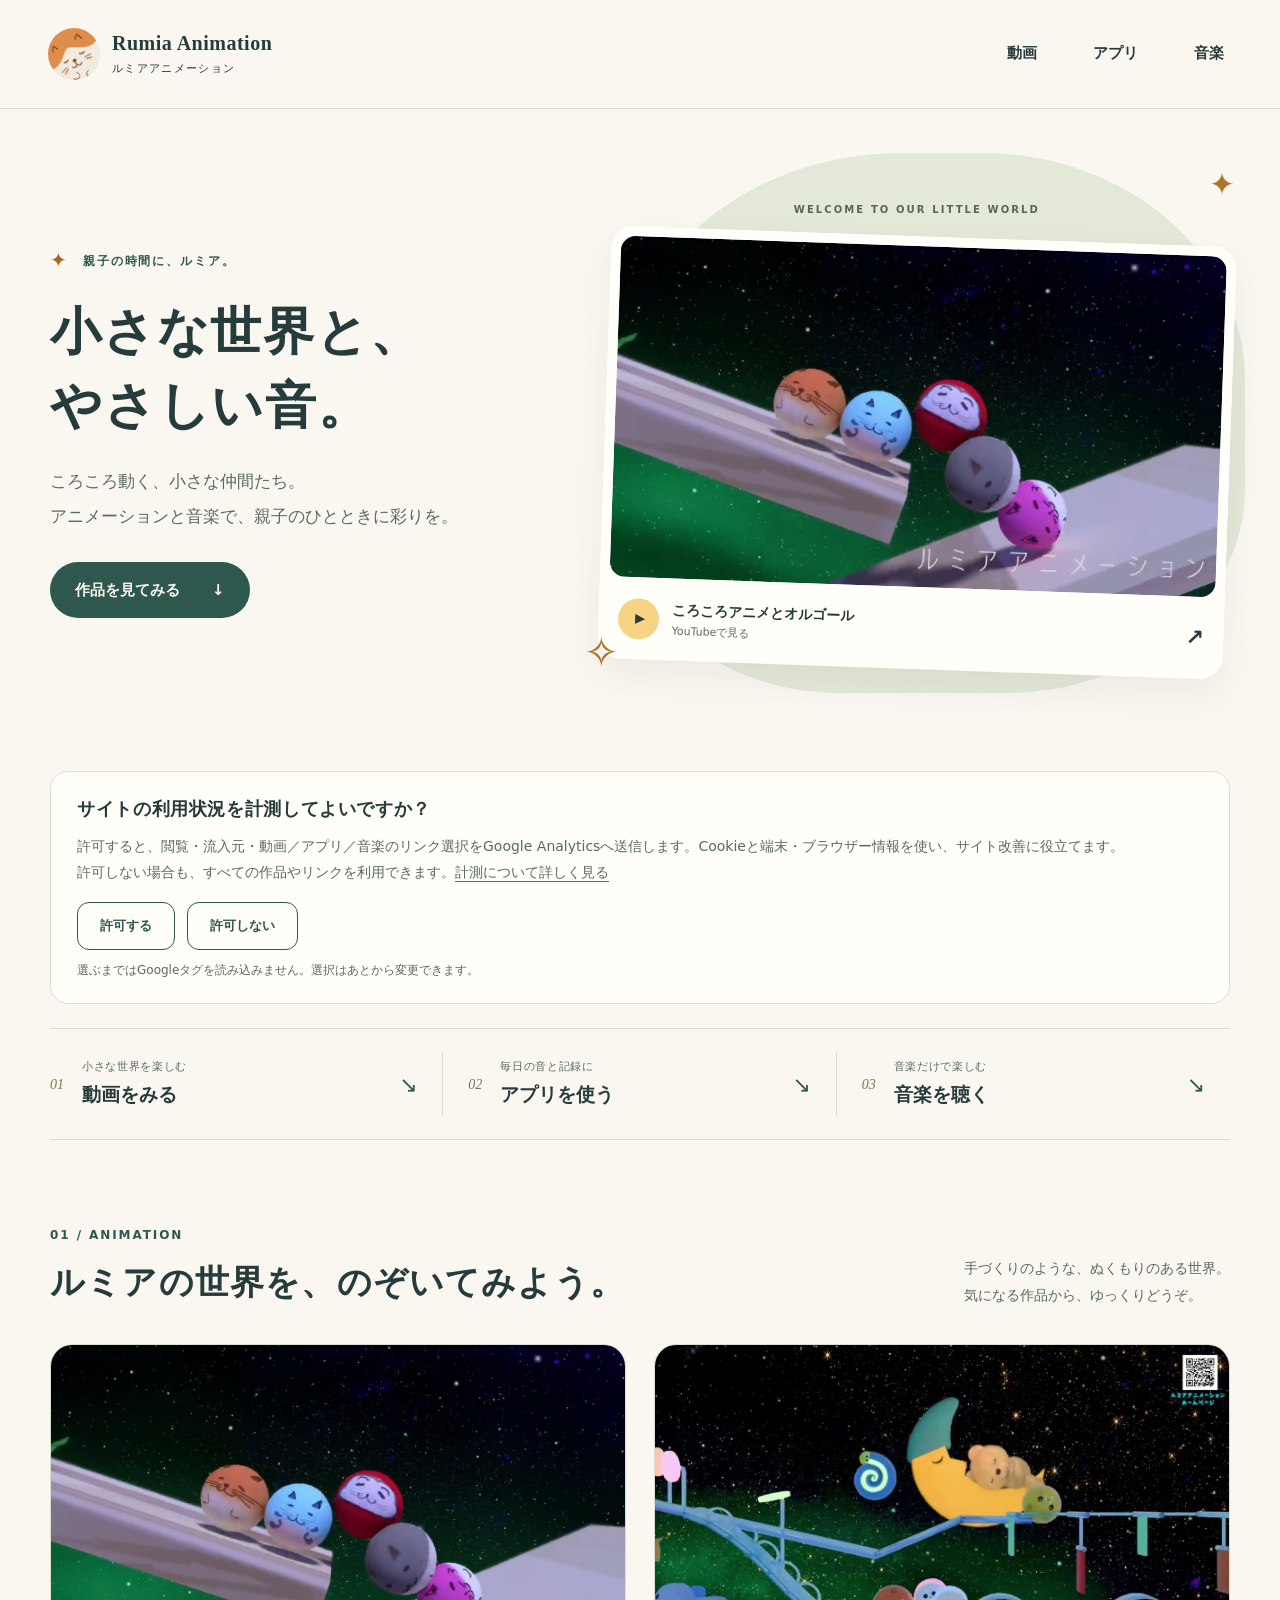
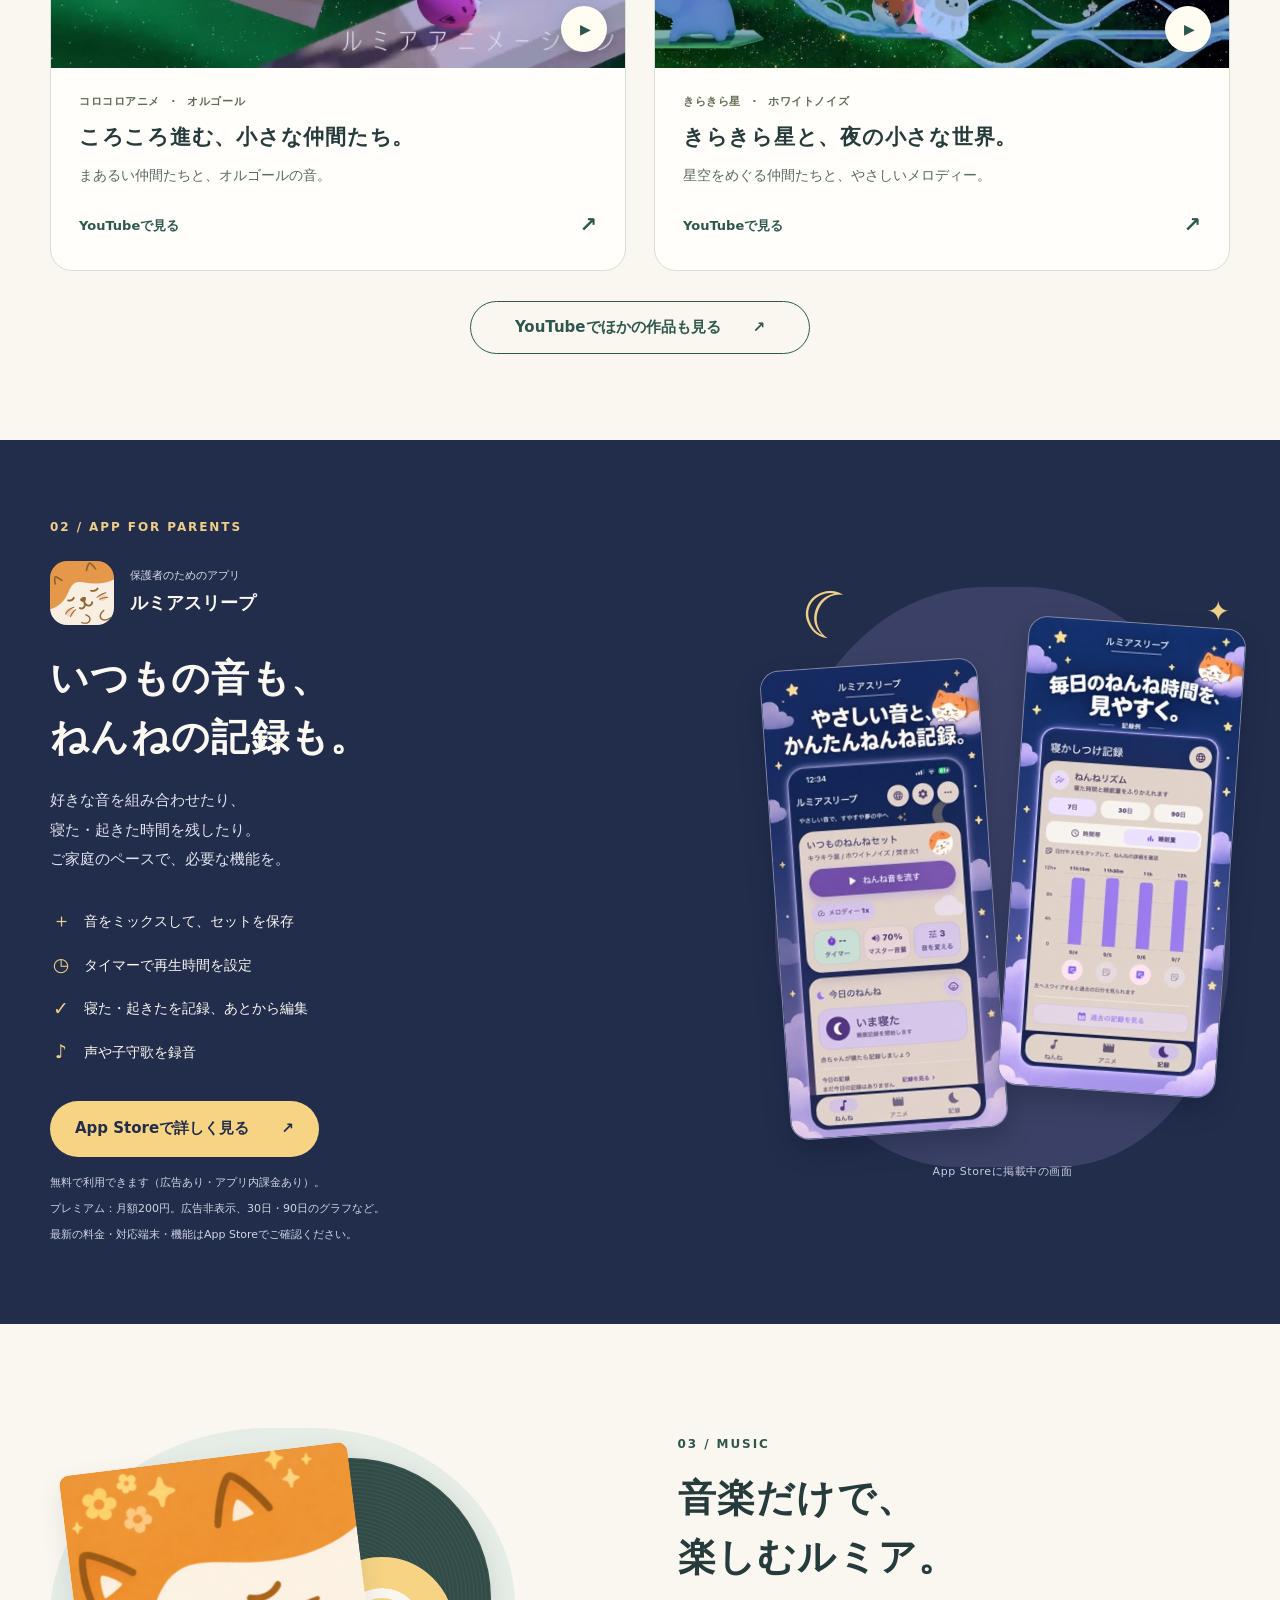
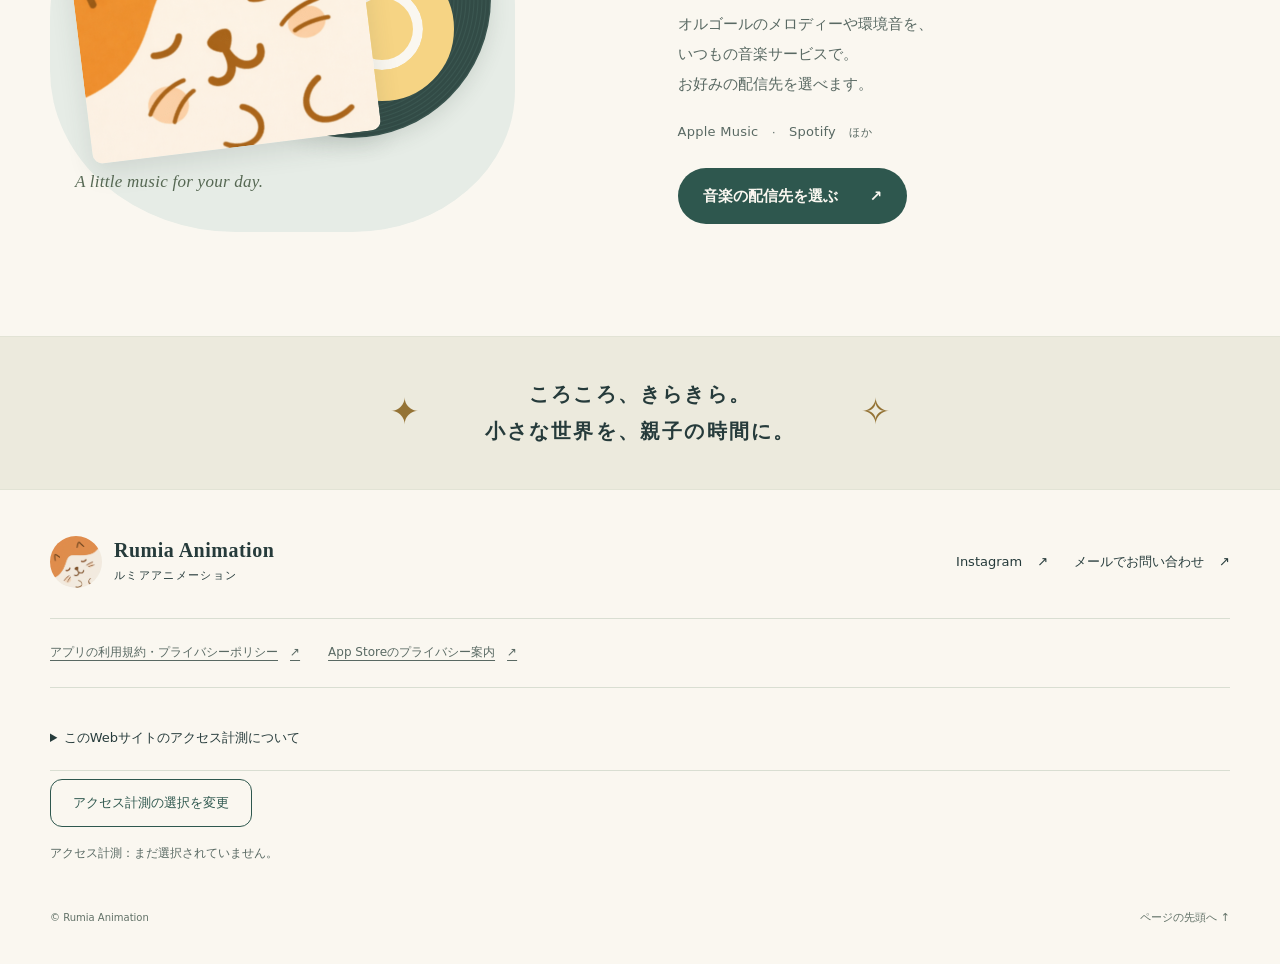
<file: index.html>
<!doctype html>
<html lang="ja">
<head>
  <meta charset="utf-8">
  <meta name="viewport" content="width=device-width, initial-scale=1">
  <meta name="description" content="ころころ動く小さなキャラクターと、やさしい音楽。ルミアアニメーションの動画・音楽・保護者向けアプリをご紹介します。">
  <meta http-equiv="Content-Security-Policy" content="default-src 'self'; img-src 'self' data: https://www.google-analytics.com https://region1.google-analytics.com; style-src 'self' 'sha256-wOwxecUKrYVxNTP7ZA2mBCTEVazq03FRulmzpc5NTNI='; script-src 'sha256-iwcySm5aYJoQayjZnk+MYdlrvzJMV7Uthreu4pyrMXw=' https://www.googletagmanager.com/gtag/js; script-src-attr 'none'; connect-src https://www.google-analytics.com https://region1.google-analytics.com https://www.googletagmanager.com; frame-src 'none'; media-src 'none'; object-src 'none'; base-uri 'none'; form-action 'none'">
  <meta name="referrer" content="strict-origin">
  <title>ルミアアニメーション｜小さな世界と、やさしい音。</title>
  <link rel="canonical" href="https://rumiaanimation.github.io/main/">
  <link rel="icon" href="app-icon.jpg">
  <link rel="stylesheet" href="style.css">

<style>
[hidden]{display:none!important}
.analytics-choice{margin-block:24px;padding:22px 26px;border:1px solid var(--line);border-radius:18px;background:#fffef9}
.analytics-choice h2{font-size:18px;line-height:1.7;margin-bottom:8px}
.analytics-choice p,.web-analytics-info p{font-size:14px;line-height:1.9;color:var(--muted)}
.analytics-choice-actions{display:flex;flex-wrap:wrap;gap:12px;margin-top:16px}
.analytics-choice button,.analytics-settings{font:inherit;cursor:pointer;color:var(--green);border:1px solid var(--green);border-radius:12px;background:transparent;min-height:48px;padding:10px 22px;font-weight:700;font-size:13px}
.analytics-choice button:hover,.analytics-settings:hover{background:#e9ede4}
.analytics-choice button:focus-visible,.analytics-settings:focus-visible{outline:3px solid #a75c23;outline-offset:4px}
.analytics-choice a,.web-analytics-info a{text-decoration:underline;text-underline-offset:4px}
.analytics-choice small{display:block;font-size:12px;color:var(--muted);margin-top:10px;line-height:1.8}
.web-analytics-info{margin-top:18px;padding-block:8px;border-bottom:1px solid var(--line)}
.web-analytics-info summary{cursor:pointer;min-height:48px;padding-block:12px;font-size:13px}
.web-analytics-info p{margin-block:10px}
.analytics-settings{margin-block:8px 16px;font-weight:400}
.analytics-status{font-size:12px;color:var(--muted);margin-bottom:12px}
@media(max-width:700px){.analytics-choice{padding:18px;margin-block:18px}.analytics-choice h2{font-size:16px}.analytics-choice-actions button{flex:1;padding-inline:12px}}
</style>
</head>
<body>
  <a class="skip-link" href="#main">本文へ移動</a>
  <header class="site-header">
    <div class="header-inner">
      <a class="brand" href="#top" aria-label="ルミアアニメーション トップへ">
        <img src="channel-logo.jpg" alt="" width="52" height="52">
        <span><strong>Rumia Animation</strong><small>ルミアアニメーション</small></span>
      </a>
      <nav class="main-nav" aria-label="メインメニュー">
        <a href="#works">動画</a>
        <a href="#app">アプリ</a>
        <a href="#music">音楽</a>
      </nav>
    </div>
  </header>

  <main id="main">
    <section class="hero shell" id="top" aria-labelledby="hero-title">
      <div class="hero-copy">
        <p class="eyebrow"><span class="tiny-star" aria-hidden="true">✦</span> 親子の時間に、ルミア。</p>
        <h1 id="hero-title">小さな世界と、<br>やさしい音。</h1>
        <p class="hero-description">ころころ動く、小さな仲間たち。<br>アニメーションと音楽で、<br class="mobile-break">親子のひとときに彩りを。</p>
        <a class="button button-dark" href="#works">作品を見てみる <span aria-hidden="true">↓</span></a>
      </div>
      <div class="hero-scene">
        <span class="scene-star star-one" aria-hidden="true">✦</span>
        <span class="scene-star star-two" aria-hidden="true">✧</span>
        <div class="scene-label" aria-hidden="true">WELCOME TO OUR LITTLE WORLD</div>
        <a class="scene-card" href="https://youtu.be/Tu9-avYZJ90" target="_blank" rel="noopener noreferrer" aria-label="ころころアニメとオルゴールをYouTubeで見る（新しいタブ）">
          <img class="hero-photo" src="Tu9-avYZJ90-maxres1.jpg" alt="星空の下、坂道をころころ進む、猫やだるまの丸いキャラクター" width="1280" height="720" fetchpriority="high">
          <span class="scene-caption"><span class="play-circle" aria-hidden="true">▶</span><span>ころころアニメとオルゴール<small>YouTubeで見る</small></span><span class="external-arrow" aria-hidden="true">↗</span></span>
        </a>
      </div>
    </section>


  <section class="analytics-choice shell" id="analytics-choice" aria-labelledby="analytics-choice-title" hidden>
    <h2 id="analytics-choice-title" tabindex="-1">サイトの利用状況を計測してよいですか？</h2>
    <p>許可すると、閲覧・流入元・動画／アプリ／音楽のリンク選択をGoogle Analyticsへ送信します。Cookieと端末・ブラウザー情報を使い、サイト改善に役立てます。</p>
    <p>許可しない場合も、すべての作品やリンクを利用できます。<a href="#web-analytics-info" id="analytics-more">計測について詳しく見る</a></p>
    <div class="analytics-choice-actions"><button type="button" id="analytics-allow">許可する</button><button type="button" id="analytics-deny">許可しない</button></div>
    <small>選ぶまではGoogleタグを読み込みません。選択はあとから変更できます。</small>
  </section>

    <nav class="ways shell" aria-label="ルミアの楽しみ方">
      <a href="#works"><span class="way-number">01</span><span><small>小さな世界を楽しむ</small><strong>動画をみる</strong></span><span aria-hidden="true">↘</span></a>
      <a href="#app"><span class="way-number">02</span><span><small>毎日の音と記録に</small><strong>アプリを使う</strong></span><span aria-hidden="true">↘</span></a>
      <a href="#music"><span class="way-number">03</span><span><small>音楽だけで楽しむ</small><strong>音楽を聴く</strong></span><span aria-hidden="true">↘</span></a>
    </nav>

    <section class="works shell section-space" id="works" aria-labelledby="works-title">
      <div class="section-heading">
        <div><p class="eyebrow">01 / ANIMATION</p><h2 id="works-title">ルミアの世界を、<br class="mobile-break">のぞいてみよう。</h2></div>
        <p>手づくりのような、ぬくもりのある世界。<br>気になる作品から、ゆっくりどうぞ。</p>
      </div>
      <div class="works-grid">
        <a class="work-card" href="https://youtu.be/Tu9-avYZJ90" target="_blank" rel="noopener noreferrer">
          <div class="work-image"><img src="Tu9-avYZJ90-maxres1.jpg" alt="猫やだるまの仲間たちが星空の坂道を進むアニメーション" width="1280" height="720" loading="lazy"><span class="work-play" aria-hidden="true">▶</span></div>
          <div class="work-body"><p class="tags">コロコロアニメ <span>·</span> オルゴール</p><h3>ころころ進む、小さな仲間たち。</h3><p>まあるい仲間たちと、オルゴールの音。</p><span class="text-link">YouTubeで見る <span aria-hidden="true">↗</span><span class="sr-only">（新しいタブ）</span></span></div>
        </a>
        <a class="work-card" href="https://youtu.be/6e4p2wk-7D8" target="_blank" rel="noopener noreferrer">
          <div class="work-image"><img src="6e4p2wk-7D8-maxres1.jpg" alt="月とクマ、小さな動物たちが星空の中に浮かぶアニメーション" width="1280" height="720" loading="lazy"><span class="work-play" aria-hidden="true">▶</span></div>
          <div class="work-body"><p class="tags">きらきら星 <span>·</span> ホワイトノイズ</p><h3>きらきら星と、夜の小さな世界。</h3><p>星空をめぐる仲間たちと、やさしいメロディー。</p><span class="text-link">YouTubeで見る <span aria-hidden="true">↗</span><span class="sr-only">（新しいタブ）</span></span></div>
        </a>
      </div>
      <a class="button button-outline channel-link" href="https://www.youtube.com/@rumiaanimation" target="_blank" rel="noopener noreferrer">YouTubeでほかの作品も見る <span aria-hidden="true">↗</span><span class="sr-only">（新しいタブ）</span></a>
    </section>

    <section class="app-section" id="app" aria-labelledby="app-title">
      <div class="app-inner shell">
        <div class="app-copy">
          <p class="eyebrow">02 / APP FOR PARENTS</p>
          <div class="app-brand"><img src="app-icon.jpg" alt="ルミアスリープのアプリアイコン" width="64" height="64" loading="lazy"><span>保護者のためのアプリ<strong>ルミアスリープ</strong></span></div>
          <h2 id="app-title">いつもの音も、<br>ねんねの記録も。</h2>
          <p>好きな音を組み合わせたり、<br>寝た・起きた時間を残したり。<br>ご家庭のペースで、必要な機能を。</p>
          <ul class="feature-list">
            <li><span aria-hidden="true">＋</span>音をミックスして、セットを保存</li>
            <li><span aria-hidden="true">◷</span>タイマーで再生時間を設定</li>
            <li><span aria-hidden="true">✓</span>寝た・起きたを記録、あとから編集</li>
            <li><span aria-hidden="true">♪</span>声や子守歌を録音</li>
          </ul>
          <a class="button button-yellow" href="https://apps.apple.com/jp/app/id6742806839" target="_blank" rel="noopener" referrerpolicy="strict-origin">App Storeで詳しく見る <span aria-hidden="true">↗</span><span class="sr-only">（新しいタブ）</span></a>
          <div class="app-price"><p>無料で利用できます（広告あり・アプリ内課金あり）。</p><p>プレミアム：月額200円。広告非表示、30日・90日のグラフなど。</p><p>最新の料金・対応端末・機能はApp Storeでご確認ください。</p></div>
        </div>
        <figure class="app-screens">
          <div class="screen-backdrop" aria-hidden="true"><span>☾</span><span>✦</span></div>
          <img class="phone phone-one" src="app-screen-1.jpg" alt="App Store掲載画像：やさしい音の再生、音量、タイマー、寝た時間の記録画面" width="221" height="480" loading="lazy">
          <img class="phone phone-two" src="app-screen-3.jpg" alt="App Store掲載画像：毎日のねんね時間を振り返る、7日・30日・90日のグラフ画面" width="221" height="480" loading="lazy">
          <figcaption>App Storeに掲載中の画面</figcaption>
        </figure>
      </div>
    </section>

    <section class="music-section shell section-space" id="music" aria-labelledby="music-title">
      <div class="music-art"><div class="record-disc" aria-hidden="true"></div><img src="music-release.png" alt="ルミアアニメーションの音楽作品のジャケット" width="500" height="500" loading="lazy"><span class="art-note" aria-hidden="true">A little music for your day.</span></div>
      <div class="music-copy"><p class="eyebrow">03 / MUSIC</p><h2 id="music-title">音楽だけで、<br>楽しむルミア。</h2><p>オルゴールのメロディーや環境音を、<br>いつもの音楽サービスで。<br>お好みの配信先を選べます。</p><p class="service-names">Apple Music <span>·</span> Spotify <span>ほか</span></p><a class="button button-dark" href="https://www.tunecore.co.jp/artists?id=1063439" target="_blank" rel="noopener noreferrer">音楽の配信先を選ぶ <span aria-hidden="true">↗</span><span class="sr-only">（新しいタブ）</span></a></div>
    </section>

    <section class="about-strip" aria-label="ルミアについて"><div class="shell"><span aria-hidden="true">✦</span><p>ころころ、きらきら。<br>小さな世界を、親子の時間に。</p><span aria-hidden="true">✧</span></div></section>
  </main>

  <footer class="site-footer shell">
    <div class="footer-top"><a class="brand" href="#top" aria-label="ルミアアニメーション トップへ"><img src="channel-logo.jpg" alt="" width="52" height="52" loading="lazy"><span><strong>Rumia Animation</strong><small>ルミアアニメーション</small></span></a><div class="footer-links"><a href="https://www.instagram.com/rumiaanimation/" target="_blank" rel="noopener noreferrer">Instagram <span aria-hidden="true">↗</span><span class="sr-only">（新しいタブ）</span></a><a href="mailto:rumia.animation@gmail.com">メールでお問い合わせ <span aria-hidden="true">↗</span></a></div></div>
    <div class="footer-policy-links">
      <a href="terms.html">アプリの利用規約・プライバシーポリシー <span aria-hidden="true">↗</span></a>
      <a href="https://sites.google.com/view/rumiaanimation" target="_blank" rel="noopener noreferrer">App Storeのプライバシー案内 <span aria-hidden="true">↗</span><span class="sr-only">（新しいタブ）</span></a>
    </div>

    <details class="web-analytics-info" id="web-analytics-info">
      <summary>このWebサイトのアクセス計測について</summary>
      <p>ルミアアニメーションは、公式サイトの訪問数・流入元と、YouTube・App Store・音楽の外部リンク選択を把握し、サイト改善に役立てるため、Google Analyticsを利用します。アプリのインストールや動画の視聴完了を測るものではありません。</p>
      <p>許可した場合は、閲覧ページ、流入元のドメイン、外部リンクの選択、Cookieによるブラウザー識別子、端末・ブラウザー情報などがGoogleへ送信され、Googleの仕組みで処理されます。個人名・メールアドレス・アプリ内の睡眠記録・子どもの記録・録音データを送信する項目は設けていません。広告パーソナライズやUser-IDは利用しません。</p>
      <p>許可前と拒否時はGoogleタグを読み込まず、アクセス計測の送信を行いません。許可を取り消すとページを再読み込みして計測を停止し、このサイト用のAnalytics Cookieを削除します。取り消しは、すでに送信したデータの削除ではありません。</p>
      <p>選択はこのブラウザーに最大90日保存します。Analytics Cookieも最大90日です。ブラウザーの保存データを消した場合は、再度選択が必要です。下のボタンから、いつでも選択を変更できます。</p>
      <p><a href="https://support.google.com/analytics/answer/6004245?hl=ja" target="_blank" rel="noopener noreferrer">Google Analyticsのデータ保護について<span class="sr-only">（新しいタブ）</span></a> ／ <a href="https://policies.google.com/technologies/partner-sites?hl=ja" target="_blank" rel="noopener noreferrer">Googleによるデータの利用について<span class="sr-only">（新しいタブ）</span></a></p>
    </details>
    <button type="button" class="analytics-settings" id="analytics-settings" aria-controls="analytics-choice" aria-expanded="false" hidden>アクセス計測の選択を変更</button>
    <p class="analytics-status" id="analytics-status" role="status" aria-live="polite"></p>
    <noscript><p class="analytics-status">JavaScriptが無効のため、アクセス計測は行っていません。</p></noscript>

    <div class="footer-bottom"><small>© Rumia Animation</small><a href="#top">ページの先頭へ ↑</a></div>
  </footer>
<script>
(() => {
  'use strict';
  const id = 'G-VT5SV810TS';
  const key = 'rumia-web-analytics-consent-v1';
  const lifetime = 90 * 24 * 60 * 60 * 1000;
  const canonical = 'https://rumiaanimation.github.io/main/';
  const panel = document.getElementById('analytics-choice');
  const settings = document.getElementById('analytics-settings');
  const status = document.getElementById('analytics-status');
  let choice = null;
  let started = false;
  let returnFocus = null;
  window['ga-disable-' + id] = true;

  function readChoice() {
    try {
      const saved = JSON.parse(localStorage.getItem(key));
      if (saved && ['granted', 'denied'].includes(saved.choice) &&
          Number.isFinite(saved.expires) && saved.expires > Date.now()) return saved.choice;
    } catch (_) { /* Unavailable or malformed storage never authorizes measurement. */ }
    return null;
  }
  function saveChoice(value) {
    try {
      localStorage.removeItem(key);
      localStorage.setItem(key, JSON.stringify({choice:value, expires:Date.now() + lifetime}));
      return true;
    } catch (_) { return false; }
  }
  function updateUi() {
    status.textContent = choice === 'granted' ? 'アクセス計測：許可しています。' :
      choice === 'denied' ? 'アクセス計測：許可していません。' : 'アクセス計測：まだ選択されていません。';
    settings.hidden = false;
    panel.hidden = choice !== null;
    settings.setAttribute('aria-expanded', String(!panel.hidden));
  }
  function safeReferrer() {
    try {
      const url = new URL(document.referrer);
      return ['https:', 'http:'].includes(url.protocol) && !url.username && !url.password ? url.origin + '/' : '';
    } catch (_) { return ''; }
  }
  function clearAnalyticsCookies() {
    for (const part of document.cookie.split(';')) {
      const name = part.trim().split('=')[0];
      if (!name.startsWith('rumia_web')) continue;
      for (const path of ['/main/', '/']) {
        for (const domain of ['', '; Domain=' + location.hostname]) {
          document.cookie = name + '=; Max-Age=0; Path=' + path + domain + '; SameSite=Lax';
        }
      }
    }
  }
  function stopAndReload() {
    window['ga-disable-' + id] = true;
    if (window.dataLayer) window.dataLayer.length = 0;
    window.gtag = () => {};
    document.getElementById('rumia-google-tag')?.remove();
    clearAnalyticsCookies();
    // A clean document removes the already executed third-party code.
    location.reload();
  }
  function startMeasurement() {
    if (started || choice !== 'granted') return;
    started = true;
    const referrer = safeReferrer();
    // No arbitrary query/hash (including UTM free text or ad IDs) reaches the tag.
    const allowedHashes = ['#top', '#main', '#works', '#app', '#music', '#web-analytics-info'];
    try {
      history.replaceState(null, '', location.pathname + (allowedHashes.includes(location.hash) ? location.hash : ''));
    } catch (_) { started = false; status.textContent = 'URLを安全に扱えないため、アクセス計測を開始していません。'; return; }
    window['ga-disable-' + id] = false;
    window.dataLayer = [];
    window.gtag = function () {
      if (choice === 'granted' && !window['ga-disable-' + id]) window.dataLayer.push(arguments);
    };
    gtag('consent', 'default', {
      analytics_storage:'granted', ad_storage:'denied', ad_user_data:'denied', ad_personalization:'denied'
    });
    gtag('set', 'ads_data_redaction', true);
    gtag('js', new Date());
    gtag('config', id, {
      send_page_view:false,
      allow_google_signals:false,
      allow_ad_personalization_signals:false,
      cookie_prefix:'rumia_web',
      cookie_domain:location.hostname,
      cookie_path:'/main/',
      cookie_expires:90 * 24 * 60 * 60,
      cookie_update:false,
      cookie_flags:'SameSite=Lax;Secure',
      page_location:canonical,
      page_referrer:referrer,
      page_title:'ルミアアニメーション 公式サイト'
    });
    gtag('event', 'page_view', {send_to:id, page_location:canonical, page_referrer:referrer});
    const tag = document.createElement('script');
    tag.id = 'rumia-google-tag';
    tag.async = true;
    tag.referrerPolicy = 'no-referrer';
    tag.src = 'https://www.googletagmanager.com/gtag/js?id=' + id;
    tag.addEventListener('error', () => {
      window['ga-disable-' + id] = true;
      status.textContent = 'アクセス計測を読み込めませんでした。作品やリンクはそのまま利用できます。';
    });
    document.head.append(tag);
  }
  function choose(value) {
    choice = value;
    const saved = saveChoice(value);
    if (value === 'denied') window['ga-disable-' + id] = true;
    updateUi();
    if (!saved) status.textContent += ' このブラウザーでは選択を保存できません。';
    if (value === 'denied' && started) { stopAndReload(); return; }
    if (value === 'granted') startMeasurement();
    (returnFocus || document.querySelector('.hero-copy .button')).focus();
    returnFocus = null;
  }
  document.getElementById('analytics-allow').addEventListener('click', () => choose('granted'));
  document.getElementById('analytics-deny').addEventListener('click', () => choose('denied'));
  settings.addEventListener('click', () => {
    returnFocus = settings;
    panel.hidden = false;
    settings.setAttribute('aria-expanded', 'true');
    document.getElementById('analytics-choice-title').focus();
  });
  document.getElementById('analytics-more').addEventListener('click', () => {
    document.getElementById('web-analytics-info').open = true;
  });
  const links = new Map([
    ['https://youtu.be/Tu9-avYZJ90', 'outbound_youtube'],
    ['https://youtu.be/6e4p2wk-7D8', 'outbound_youtube'],
    ['https://www.youtube.com/@rumiaanimation', 'outbound_youtube'],
    ['https://apps.apple.com/jp/app/id6742806839', 'outbound_app_store'],
    ['https://www.tunecore.co.jp/artists?id=1063439', 'outbound_music']
  ]);
  function trackLink(event) {
    if (choice !== 'granted' || window['ga-disable-' + id] || event.defaultPrevented) return;
    if (event.type === 'auxclick' && event.button !== 1) return;
    const link = event.target.closest?.('a[href]');
    if (!link) return;
    const href = link.getAttribute('href');
    const name = links.get(href);
    if (name) gtag('event', name, {send_to:id, link_url:href, page_location:canonical, page_referrer:safeReferrer()});
  }
  // Custom events are the only outbound measurement. Disable enhanced measurement in GA before publishing.
  document.addEventListener('click', trackLink);
  document.addEventListener('auxclick', trackLink);
  window.addEventListener('storage', event => {
    if (event.key !== key && event.key !== null) return;
    choice = readChoice();
    if (choice !== 'granted' && started) { stopAndReload(); return; }
    updateUi();
    if (choice === 'granted') startMeasurement();
  });
  choice = readChoice();
  updateUi();
  if (choice === 'granted') startMeasurement();
})();
</script>
</body>
</html>
</file>
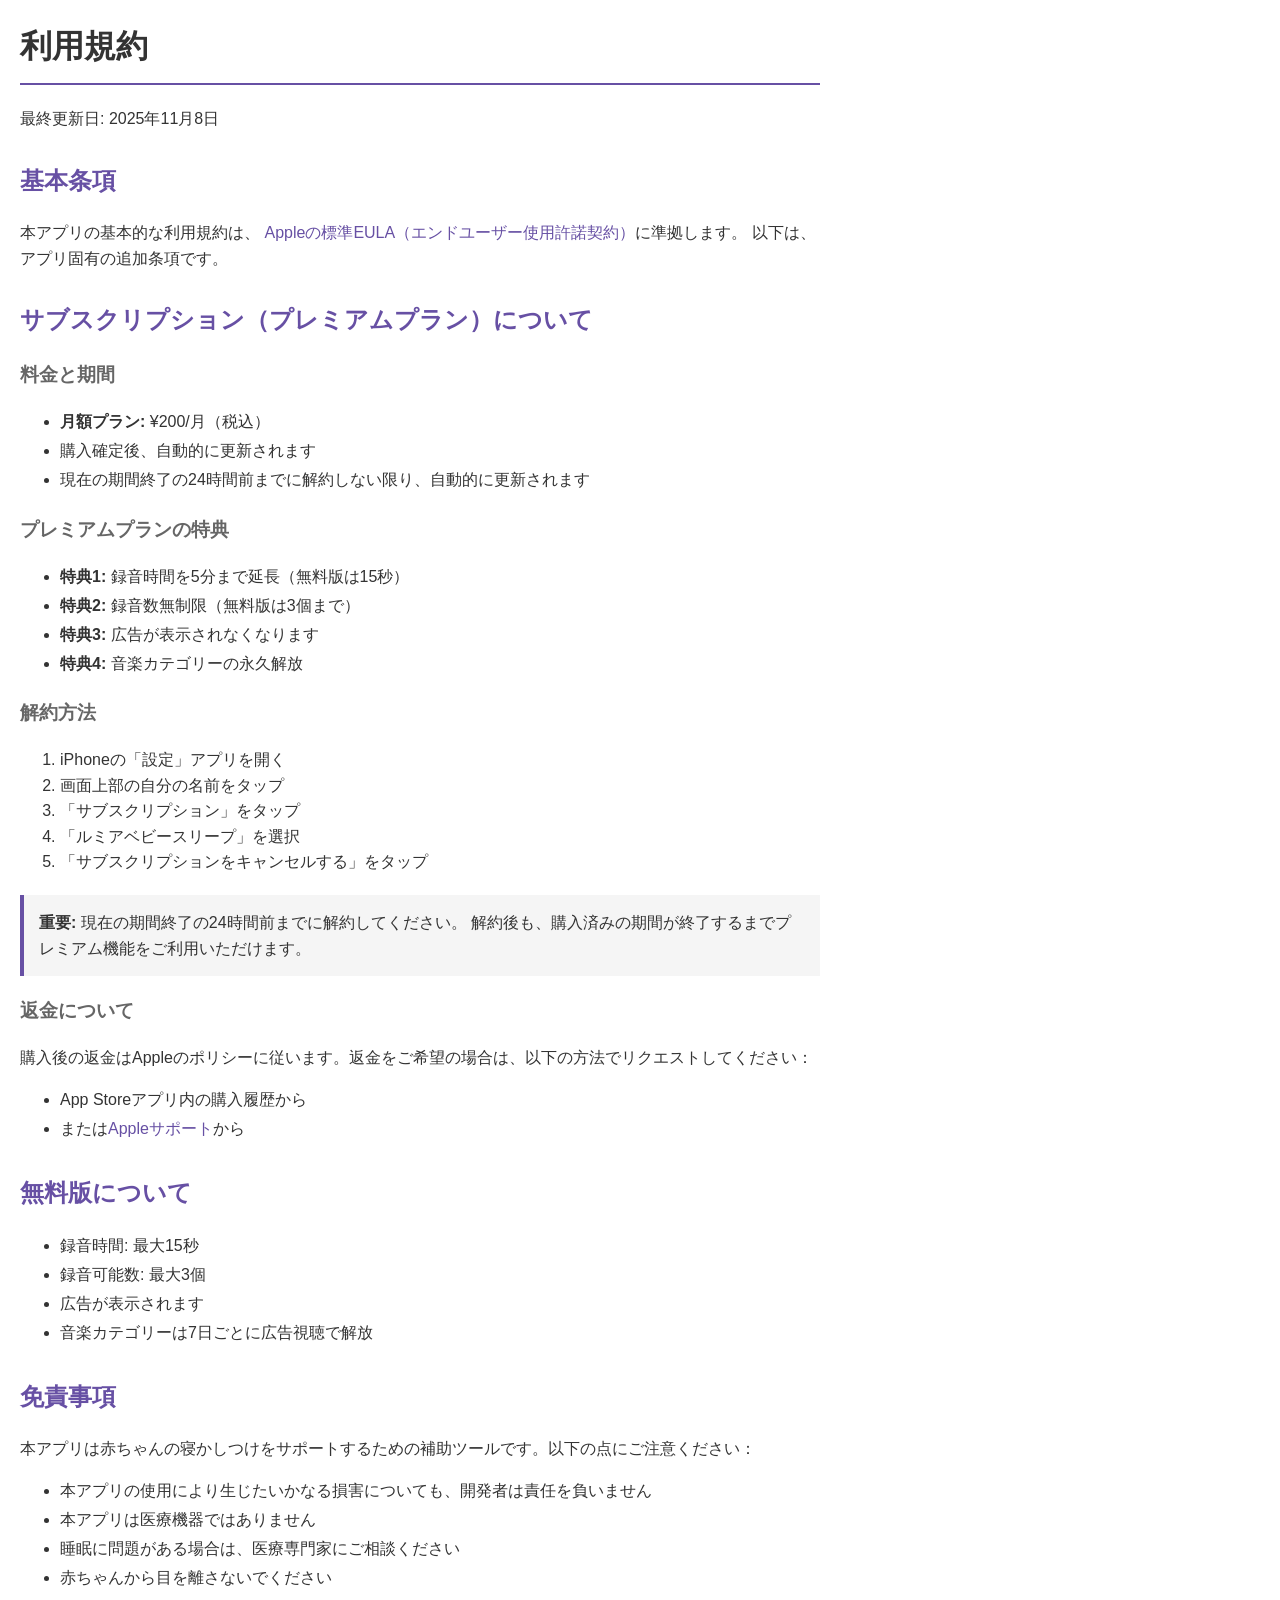
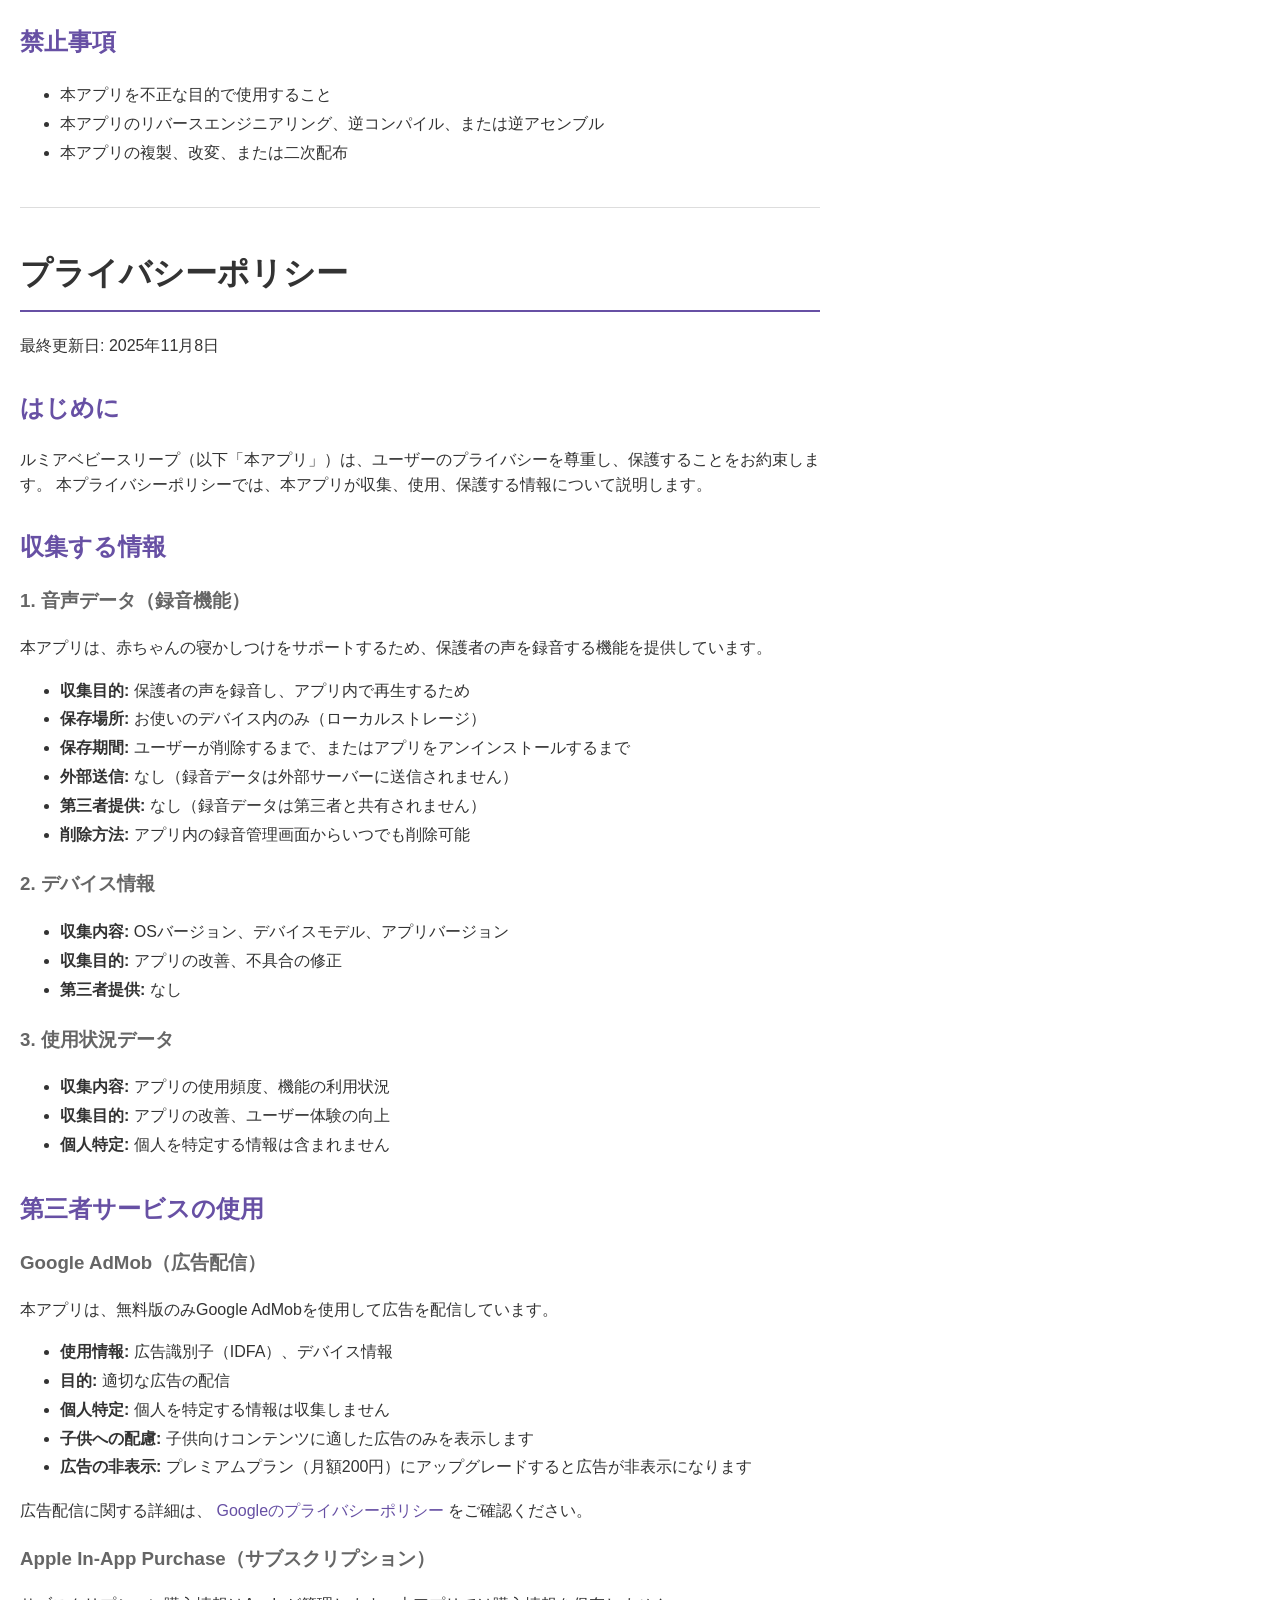
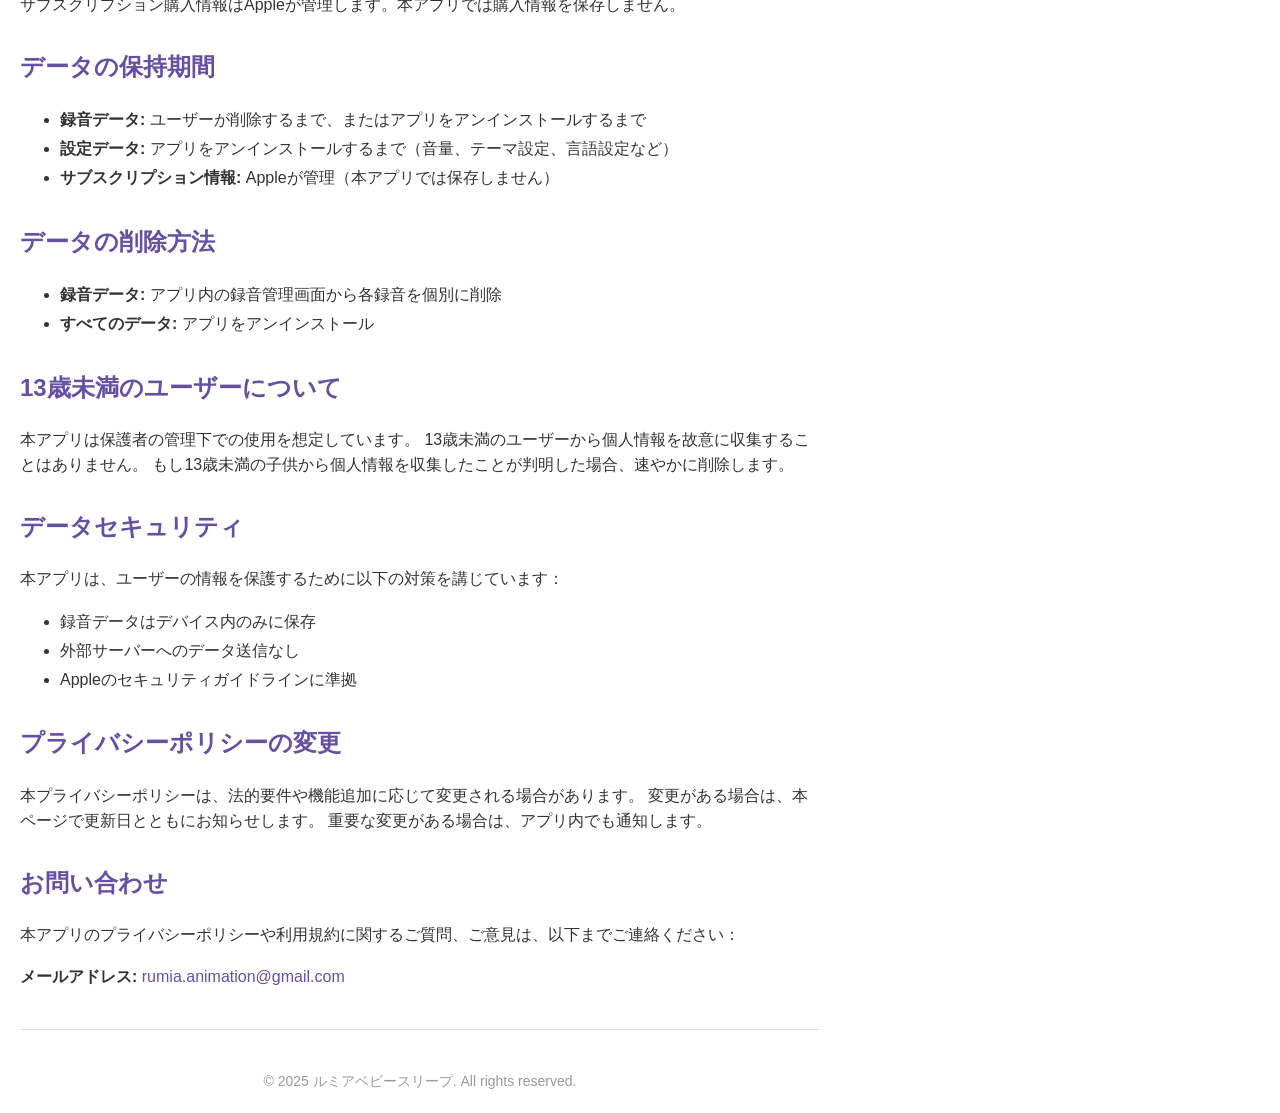
<file: terms.html>
<!DOCTYPE html>
<html lang="ja">
<head>
    <meta charset="UTF-8">
    <meta name="viewport" content="width=device-width, initial-scale=1.0">
    <title>ルミアベビースリープ - 利用規約・プライバシーポリシー</title>
    <style>
        body { 
            font-family: -apple-system, BlinkMacSystemFont, 'Segoe UI', sans-serif;
            margin: 20px;
            max-width: 800px;
            line-height: 1.6;
            color: #333;
        }
        h1 { 
            color: #333;
            border-bottom: 2px solid #6750A4;
            padding-bottom: 10px;
        }
        h2 { 
            color: #6750A4;
            margin-top: 30px;
        }
        h3 {
            color: #666;
            margin-top: 20px;
        }
        ul {
            line-height: 1.8;
        }
        a {
            color: #6750A4;
            text-decoration: none;
        }
        a:hover {
            text-decoration: underline;
        }
        hr {
            margin: 40px 0;
            border: none;
            border-top: 1px solid #ddd;
        }
        .note {
            background: #f5f5f5;
            padding: 15px;
            border-left: 4px solid #6750A4;
            margin: 20px 0;
        }
    </style>
</head>
<body>
    <h1>利用規約</h1>
    <p>最終更新日: 2025年11月8日</p>
    
    <h2>基本条項</h2>
    <p>本アプリの基本的な利用規約は、
<a href="https://www.apple.com/legal/internet-services/itunes/dev/stdeula/" target="_blank">
Appleの標準EULA（エンドユーザー使用許諾契約）</a>に準拠します。
以下は、アプリ固有の追加条項です。</p>
    
    <h2>サブスクリプション（プレミアムプラン）について</h2>
    
    <h3>料金と期間</h3>
    <ul>
        <li><strong>月額プラン:</strong> ¥200/月（税込）</li>
        <li>購入確定後、自動的に更新されます</li>
        <li>現在の期間終了の24時間前までに解約しない限り、自動的に更新されます</li>
    </ul>
    
    <h3>プレミアムプランの特典</h3>
    <ul>
        <li><strong>特典1:</strong> 録音時間を5分まで延長（無料版は15秒）</li>
        <li><strong>特典2:</strong> 録音数無制限（無料版は3個まで）</li>
        <li><strong>特典3:</strong> 広告が表示されなくなります</li>
        <li><strong>特典4:</strong> 音楽カテゴリーの永久解放</li>
    </ul>
    
    <h3>解約方法</h3>
    <ol>
        <li>iPhoneの「設定」アプリを開く</li>
        <li>画面上部の自分の名前をタップ</li>
        <li>「サブスクリプション」をタップ</li>
        <li>「ルミアベビースリープ」を選択</li>
        <li>「サブスクリプションをキャンセルする」をタップ</li>
    </ol>
    <p class="note"><strong>重要:</strong> 現在の期間終了の24時間前までに解約してください。
解約後も、購入済みの期間が終了するまでプレミアム機能をご利用いただけます。</p>
    
    <h3>返金について</h3>
    <p>購入後の返金はAppleのポリシーに従います。返金をご希望の場合は、以下の方法でリクエストしてください：</p>
    <ul>
        <li>App Storeアプリ内の購入履歴から</li>
        <li>または<a href="https://reportaproblem.apple.com/" target="_blank">Appleサポート</a>から</li>
    </ul>
    
    <h2>無料版について</h2>
    <ul>
        <li>録音時間: 最大15秒</li>
        <li>録音可能数: 最大3個</li>
        <li>広告が表示されます</li>
        <li>音楽カテゴリーは7日ごとに広告視聴で解放</li>
    </ul>
    
    <h2>免責事項</h2>
    <p>本アプリは赤ちゃんの寝かしつけをサポートするための補助ツールです。以下の点にご注意ください：</p>
    <ul>
        <li>本アプリの使用により生じたいかなる損害についても、開発者は責任を負いません</li>
        <li>本アプリは医療機器ではありません</li>
        <li>睡眠に問題がある場合は、医療専門家にご相談ください</li>
        <li>赤ちゃんから目を離さないでください</li>
    </ul>
    
    <h2>禁止事項</h2>
    <ul>
        <li>本アプリを不正な目的で使用すること</li>
        <li>本アプリのリバースエンジニアリング、逆コンパイル、または逆アセンブル</li>
        <li>本アプリの複製、改変、または二次配布</li>
    </ul>
    
    <hr>
    
    <h1>プライバシーポリシー</h1>
    <p>最終更新日: 2025年11月8日</p>
    
    <h2>はじめに</h2>
    <p>ルミアベビースリープ（以下「本アプリ」）は、ユーザーのプライバシーを尊重し、保護することをお約束します。
本プライバシーポリシーでは、本アプリが収集、使用、保護する情報について説明します。</p>
    
    <h2>収集する情報</h2>
    
    <h3>1. 音声データ（録音機能）</h3>
    <p>本アプリは、赤ちゃんの寝かしつけをサポートするため、保護者の声を録音する機能を提供しています。</p>
    <ul>
        <li><strong>収集目的:</strong> 保護者の声を録音し、アプリ内で再生するため</li>
        <li><strong>保存場所:</strong> お使いのデバイス内のみ（ローカルストレージ）</li>
        <li><strong>保存期間:</strong> ユーザーが削除するまで、またはアプリをアンインストールするまで</li>
        <li><strong>外部送信:</strong> なし（録音データは外部サーバーに送信されません）</li>
        <li><strong>第三者提供:</strong> なし（録音データは第三者と共有されません）</li>
        <li><strong>削除方法:</strong> アプリ内の録音管理画面からいつでも削除可能</li>
    </ul>
    
    <h3>2. デバイス情報</h3>
    <ul>
        <li><strong>収集内容:</strong> OSバージョン、デバイスモデル、アプリバージョン</li>
        <li><strong>収集目的:</strong> アプリの改善、不具合の修正</li>
        <li><strong>第三者提供:</strong> なし</li>
    </ul>
    
    <h3>3. 使用状況データ</h3>
    <ul>
        <li><strong>収集内容:</strong> アプリの使用頻度、機能の利用状況</li>
        <li><strong>収集目的:</strong> アプリの改善、ユーザー体験の向上</li>
        <li><strong>個人特定:</strong> 個人を特定する情報は含まれません</li>
    </ul>
    
    <h2>第三者サービスの使用</h2>
    
    <h3>Google AdMob（広告配信）</h3>
    <p>本アプリは、無料版のみGoogle AdMobを使用して広告を配信しています。</p>
    <ul>
        <li><strong>使用情報:</strong> 広告識別子（IDFA）、デバイス情報</li>
        <li><strong>目的:</strong> 適切な広告の配信</li>
        <li><strong>個人特定:</strong> 個人を特定する情報は収集しません</li>
        <li><strong>子供への配慮:</strong> 子供向けコンテンツに適した広告のみを表示します</li>
        <li><strong>広告の非表示:</strong> プレミアムプラン（月額200円）にアップグレードすると広告が非表示になります</li>
    </ul>
    <p>広告配信に関する詳細は、
<a href="https://policies.google.com/privacy" target="_blank">Googleのプライバシーポリシー</a>
をご確認ください。</p>
    
    <h3>Apple In-App Purchase（サブスクリプション）</h3>
    <p>サブスクリプション購入情報はAppleが管理します。本アプリでは購入情報を保存しません。</p>
    
    <h2>データの保持期間</h2>
    <ul>
        <li><strong>録音データ:</strong> ユーザーが削除するまで、またはアプリをアンインストールするまで</li>
        <li><strong>設定データ:</strong> アプリをアンインストールするまで（音量、テーマ設定、言語設定など）</li>
        <li><strong>サブスクリプション情報:</strong> Appleが管理（本アプリでは保存しません）</li>
    </ul>
    
    <h2>データの削除方法</h2>
    <ul>
        <li><strong>録音データ:</strong> アプリ内の録音管理画面から各録音を個別に削除</li>
        <li><strong>すべてのデータ:</strong> アプリをアンインストール</li>
    </ul>
    
    <h2>13歳未満のユーザーについて</h2>
    <p>本アプリは保護者の管理下での使用を想定しています。
13歳未満のユーザーから個人情報を故意に収集することはありません。
もし13歳未満の子供から個人情報を収集したことが判明した場合、速やかに削除します。</p>
    
    <h2>データセキュリティ</h2>
    <p>本アプリは、ユーザーの情報を保護するために以下の対策を講じています：</p>
    <ul>
        <li>録音データはデバイス内のみに保存</li>
        <li>外部サーバーへのデータ送信なし</li>
        <li>Appleのセキュリティガイドラインに準拠</li>
    </ul>
    
    <h2>プライバシーポリシーの変更</h2>
    <p>本プライバシーポリシーは、法的要件や機能追加に応じて変更される場合があります。
変更がある場合は、本ページで更新日とともにお知らせします。
重要な変更がある場合は、アプリ内でも通知します。</p>
    
    <h2>お問い合わせ</h2>
    <p>本アプリのプライバシーポリシーや利用規約に関するご質問、ご意見は、以下までご連絡ください：</p>
    <p><strong>メールアドレス:</strong> <a href="mailto:rumia.animation@gmail.com">rumia.animation@gmail.com</a></p>
    
    <hr>
    
    <p style="text-align: center; color: #999; font-size: 14px;">
        © 2025 ルミアベビースリープ. All rights reserved.
    </p>
</body>
</html>
</file>
<file: style.css>
:root{--paper:#faf7f0;--ink:#263b3b;--muted:#596963;--line:#d9ded2;--green:#2e574e;--yellow:#f6d484;--night:#222d4c;--lavender:#eae6f1;--radius:22px;color-scheme:light}
*{box-sizing:border-box}html{scroll-behavior:smooth;scroll-padding-top:120px}body{margin:0;background:var(--paper);color:var(--ink);font-family:"Hiragino Kaku Gothic ProN","Yu Gothic UI","Yu Gothic",Meiryo,system-ui,sans-serif;font-size:16px;line-height:1.8;-webkit-font-smoothing:antialiased}a{color:inherit;text-decoration:none}img{display:block;max-width:100%;height:auto}h1,h2,h3,p,figure{margin:0}h1,h2,h3{font-weight:700;letter-spacing:.035em;line-height:1.55}h2{font-size:34px}h3{font-size:21px}.shell{width:calc(100% - 96px);max-width:1180px;margin-inline:auto}.sr-only{position:absolute;width:1px;height:1px;padding:0;margin:-1px;overflow:hidden;clip:rect(0,0,0,0);white-space:nowrap;border:0}.skip-link{position:fixed;top:8px;left:16px;z-index:20;background:var(--ink);color:white;padding:12px 20px;transform:translateY(-200%)}.skip-link:focus{transform:none}a:focus-visible,summary:focus-visible{outline:3px solid #a75c23;outline-offset:5px}a,summary{-webkit-tap-highlight-color:#efd797}
.site-header{background:rgba(250,247,240,.97);border-bottom:1px solid var(--line)}.header-inner{width:calc(100% - 96px);max-width:1280px;margin:auto;min-height:108px;display:flex;align-items:center;justify-content:space-between;gap:24px}.brand{display:flex;align-items:center;gap:12px;min-height:56px;flex-shrink:0}.brand img{border-radius:50%;width:52px;height:52px}.brand strong{display:block;font-size:20px;letter-spacing:.025em;font-family:Georgia,"Times New Roman",serif;line-height:1.3}.brand small{display:block;font-size:11px;letter-spacing:.12em;margin-top:3px}.main-nav{display:flex;gap:40px}.main-nav a{display:flex;min-height:48px;align-items:center;border-bottom:2px solid transparent;padding-inline:8px;font-size:15px;font-weight:700}.main-nav a:hover{border-color:var(--green)}
.hero{display:grid;grid-template-columns:.95fr 1.2fr;align-items:center;gap:40px;padding-block:72px 66px}.eyebrow{font-size:12px;font-weight:700;letter-spacing:.16em;color:var(--green);line-height:1.6;margin-bottom:18px}.tiny-star{color:#aa661f;font-size:20px;vertical-align:-2px;margin-right:8px}.hero h1{font-size:clamp(40px,4vw,58px);letter-spacing:.035em;line-height:1.45}.hero-description{font-size:17px;line-height:2.05;color:var(--muted);margin-block:22px 28px}.button{display:inline-flex;align-items:center;justify-content:center;gap:32px;min-height:56px;padding:12px 25px;border-radius:100px;font-weight:700;font-size:15px;line-height:1.8;transition:transform .18s,background-color .18s}.button:hover{transform:translateY(-2px)}.button-dark{background:var(--green);color:var(--paper)}.button-dark:hover{background:#24463e}.button-outline{border:1px solid var(--green);color:var(--green)}.button-outline:hover{background:#e9ede4}.button-yellow{background:var(--yellow);color:var(--night)}.hero-scene{position:relative;padding:20px 0 12px 10px}.hero-scene:before{content:"";position:absolute;inset:-28px -15px -12px 25px;background:#e4e8d8;border-radius:45% 42% 38% 35%;transform:rotate(-5deg);z-index:-1}.scene-label{font-size:10px;letter-spacing:.21em;font-weight:700;text-align:center;color:#566853;margin-bottom:17px}.scene-card{display:block;background:#fffef9;border:10px solid #fffef9;border-bottom-width:0;border-radius:24px;box-shadow:0 16px 36px #31473912;transform:rotate(2deg);transition:transform .18s}.scene-card:hover{transform:rotate(0)}.hero-photo{width:100%;aspect-ratio:16/9;object-fit:cover;border-radius:15px}.scene-caption{min-height:82px;display:flex;align-items:center;gap:13px;padding:14px 10px;line-height:1.55;font-size:14px;font-weight:700}.scene-caption small{display:block;font-size:11px;color:var(--muted);font-weight:400;margin-top:2px}.play-circle{background:var(--yellow);width:41px;height:41px;flex-shrink:0;display:grid;place-items:center;font-size:13px;border-radius:50%;padding-left:3px}.external-arrow{margin-left:auto;font-size:22px}.scene-star{position:absolute;color:#ac742c;z-index:2;font-size:31px;pointer-events:none}.star-one{right:-5px;top:-24px}.star-two{left:-10px;bottom:-10px;font-size:42px}.mobile-break{display:none}
.ways{display:grid;grid-template-columns:repeat(3,1fr);border-block:1px solid var(--line);padding-block:22px}.ways a{display:flex;align-items:center;gap:18px;min-height:66px;padding-inline:25px;border-right:1px solid var(--line)}.ways a:first-child{padding-left:0}.ways a:last-child{border:0}.way-number{color:#827452;font-size:14px;font-family:Georgia,serif;font-style:italic}.ways small{display:block;color:var(--muted);font-size:11px;letter-spacing:.06em}.ways strong{display:block;font-size:19px}.ways a>span:last-child{margin-left:auto;font-size:22px;color:var(--green)}.ways a:hover strong{text-decoration:underline;text-underline-offset:5px}.section-space{padding-block:86px}.section-heading{display:flex;align-items:flex-end;justify-content:space-between;gap:28px;margin-bottom:36px}.section-heading .eyebrow{margin-bottom:10px}.section-heading>p{color:var(--muted);font-size:14px;line-height:1.9}.works-grid{display:grid;grid-template-columns:repeat(2,1fr);gap:28px}.work-card{display:block;background:#fffefb;border:1px solid var(--line);border-radius:var(--radius);overflow:hidden;transition:transform .18s,box-shadow .18s}.work-card:hover{transform:translateY(-3px);box-shadow:0 10px 24px #31473910}.work-image{position:relative}.work-image img{width:100%;aspect-ratio:16/9;object-fit:cover}.work-play{position:absolute;bottom:16px;right:18px;border-radius:50%;background:#fffdf2;color:var(--green);height:46px;width:46px;display:grid;place-items:center;font-size:14px;padding-left:3px;box-shadow:0 3px 15px #0002}.work-body{padding:24px 28px 26px}.tags{font-size:11px;font-weight:700;color:#606c53;letter-spacing:.05em;margin-bottom:9px}.tags span{margin-inline:7px}.work-body>p:not(.tags){font-size:14px;color:var(--muted);margin-top:9px}.text-link{font-size:13px;font-weight:700;display:flex;align-items:center;justify-content:space-between;margin-top:19px;color:var(--green)}.text-link>span[aria-hidden]{font-size:21px}.channel-link{display:flex;max-width:340px;margin:30px auto 0;min-height:52px}
.app-section{background:var(--night);color:#fbf8f1;position:relative}.app-inner{padding-block:78px;display:grid;grid-template-columns:1fr 1fr;gap:65px;align-items:center}.app-copy>.eyebrow{color:#efce87;margin-bottom:23px}.app-brand{display:flex;align-items:center;gap:16px;margin-bottom:24px}.app-brand img{border-radius:17px;width:64px;height:64px}.app-brand span{font-size:11px;color:#daddeb}.app-brand strong{display:block;font-size:18px;color:var(--paper);margin-top:2px}.app-copy h2{font-size:38px;line-height:1.55}.app-copy>p:not(.eyebrow){margin-top:20px;color:#e0e3ed;line-height:1.95;font-size:15px}.feature-list{padding:0;margin:25px 0 27px;list-style:none;font-size:14px;line-height:2.3}.feature-list li{display:flex;align-items:center;gap:12px}.feature-list li span{color:#efce87;width:22px;display:inline-block;font-size:19px;text-align:center}.app-price{margin-top:16px;color:#d0d5e4;font-size:11px;line-height:1.9;max-width:440px}.app-price p+p{margin-top:5px}.app-screens{position:relative;display:grid;grid-template-columns:1fr 1fr;align-items:center;gap:20px;max-width:455px;justify-self:end;width:100%;padding:40px 0 0}.phone{width:100%;border-radius:19px;border:1px solid #8086ac;position:relative;box-shadow:0 12px 25px #080f2340}.phone-one{transform:rotate(-4deg);margin-top:42px}.phone-two{transform:rotate(4deg);margin-top:-42px}.screen-backdrop{position:absolute;inset:5px -25px 15px;background:#3b4166;border-radius:46% 45% 38% 40%;transform:rotate(-7deg)}.screen-backdrop span:first-child{position:absolute;font-size:65px;top:-30px;left:25px;color:#efce87;transform:rotate(20deg)}.screen-backdrop span:last-child{position:absolute;font-size:28px;right:0;top:0;color:#efce87}.app-screens figcaption{grid-column:1/-1;text-align:center;color:#c7ccdf;font-size:11px;z-index:1;margin-top:8px;letter-spacing:.05em}
.music-section{display:grid;grid-template-columns:1fr 1fr;gap:75px;align-items:center;padding-block:104px}.music-art{position:relative;padding:30px 40px 40px 25px;max-width:465px}.music-art:before{content:"";position:absolute;inset:0;background:#e6ece6;border-radius:47% 44% 35% 40%;transform:rotate(-8deg);z-index:-1}.music-art>img{width:290px;height:290px;object-fit:cover;border-radius:10px;box-shadow:0 10px 25px #344b3e20;position:relative;transform:rotate(-7deg)}.record-disc{position:absolute;top:30px;right:24px;width:280px;height:280px;border-radius:50%;background:repeating-radial-gradient(circle at center,#324b46 0px,#324b46 2px,#3b5751 3px,#324b46 4px);box-shadow:0 6px 20px #344b3e25}.record-disc:after{content:"";position:absolute;width:82px;height:82px;left:calc(50% - 41px);top:calc(50% - 41px);background:var(--yellow);border:31px solid var(--yellow);border-radius:50%;box-shadow:inset 0 0 0 10px #faf7f0}.art-note{display:block;position:relative;margin-top:24px;color:#566853;letter-spacing:.015em;font:italic 17px Georgia,serif}.music-copy .eyebrow{margin-bottom:15px}.music-copy h2{font-size:38px}.music-copy>p:not(.eyebrow){color:var(--muted);font-size:15px;margin-top:22px;line-height:2}.service-names{letter-spacing:.02em;font-size:13px!important;margin-top:20px!important}.service-names span{margin-inline:9px;font-size:11px}.music-copy .button{margin-top:23px}.about-strip{background:#eceadd;border-block:1px solid #e2e3d5}.about-strip .shell{display:flex;align-items:center;justify-content:center;gap:65px;padding-block:39px;text-align:center}.about-strip p{font-size:20px;font-weight:700;letter-spacing:.11em;line-height:1.85}.about-strip span{font-size:36px;color:#947335}
.site-footer{padding-block:44px 24px}.footer-top{display:flex;align-items:center;justify-content:space-between;gap:24px}.footer-links{display:flex;gap:26px;font-size:13px}.footer-links a{min-height:44px;display:flex;align-items:center;gap:15px}.footer-links a:hover{text-decoration:underline;text-underline-offset:5px}.privacy-note{margin-top:34px;border-block:1px solid var(--line);padding-block:7px}.privacy-note summary{cursor:pointer;font-size:12px;padding-block:14px;min-height:48px;color:var(--muted)}.privacy-note summary>span{margin-left:16px;font-size:10px;border:1px solid #c6cebf;padding:3px 8px;border-radius:20px}.privacy-note>div{font-size:12px;line-height:1.9;color:var(--muted);max-width:870px;padding:8px 0 18px}.privacy-note a{text-decoration:underline;text-underline-offset:4px;display:inline-block;padding-block:5px}.privacy-note ul{padding-left:20px}.footer-bottom{display:flex;align-items:center;gap:24px;justify-content:space-between;padding-top:20px;color:#607066;font-size:11px}.footer-bottom a{min-height:44px;display:flex;align-items:center}.footer-bottom small{font-size:10px}
@media(min-width:1440px){.hero{padding-block:85px 78px}.hero-scene{padding-left:20px}}
@media(max-width:1000px){.shell,.header-inner{width:calc(100% - 56px)}.hero{gap:26px;padding-block:54px}.hero h1{font-size:42px}.hero-description{font-size:15px}.scene-caption{font-size:12px;gap:10px;padding-inline:3px}.scene-label{font-size:8px}.ways a{padding-inline:20px;gap:12px}.ways strong{font-size:17px}.app-inner{gap:32px}.app-copy h2,.music-copy h2{font-size:32px}.app-screens{gap:14px}.screen-backdrop{right:-10px;left:-10px}.music-section{gap:36px}.music-art>img{width:245px;height:245px}.record-disc{width:235px;height:235px;right:0}.section-heading>p{max-width:260px}.work-body{padding:22px}.work-body h3{font-size:18px}}
@media(max-width:700px){html{scroll-padding-top:24px}.shell,.header-inner{width:calc(100% - 40px)}.header-inner{min-height:0;gap:0;flex-wrap:wrap;padding-top:17px}.brand{gap:11px}.brand img{width:43px;height:43px}.brand strong{font-size:18px}.brand small{font-size:10px;letter-spacing:.08em}.main-nav{width:100%;gap:0;margin-top:10px;border-top:1px solid var(--line)}.main-nav a{width:33.333%;justify-content:center;min-height:45px;font-size:13px;padding:0}.hero{grid-template-columns:1fr;gap:28px;padding-block:33px 31px}.hero .eyebrow{margin-bottom:10px;font-size:11px;letter-spacing:.1em}.tiny-star{font-size:16px}.hero h1{font-size:34px;line-height:1.45;letter-spacing:.04em}.hero-description{font-size:14px;line-height:1.9;margin-block:16px 19px}.hero-copy .button{min-height:49px;font-size:13px;padding:10px 23px;gap:34px}.hero-scene{padding:10px 7px 10px 3px;margin-top:2px}.hero-scene:before{inset:-13px -3px -5px 9px;border-radius:40% 36% 35% 34%}.scene-label{font-size:8px;margin-bottom:12px}.scene-card{border-width:7px;border-bottom-width:0;border-radius:17px;transform:rotate(1.5deg)}.hero-photo{border-radius:10px}.scene-caption{min-height:67px;padding:10px 6px;font-size:12px;gap:10px}.scene-caption small{font-size:10px}.play-circle{width:34px;height:34px;font-size:10px}.external-arrow{font-size:19px}.star-one{right:0;top:-15px;font-size:23px}.star-two{left:-6px;bottom:0;font-size:30px}.mobile-break{display:block}.ways{padding-block:5px;grid-template-columns:1fr}.ways a{padding:12px 2px!important;border-right:0;border-bottom:1px solid var(--line);min-height:75px;gap:19px}.ways a:last-child{border-bottom:0}.ways small{font-size:10px}.ways strong{font-size:17px}.way-number{font-size:15px;width:23px}.section-space{padding-block:49px}.section-heading{display:block;margin-bottom:24px}.section-heading .eyebrow{margin-bottom:9px}.eyebrow{font-size:10px;letter-spacing:.12em}.section-heading h2{font-size:26px;line-height:1.65}.section-heading>p{font-size:13px;max-width:none;margin-top:13px;line-height:1.9}.works-grid{grid-template-columns:1fr;gap:22px}.work-card{border-radius:18px}.work-body{padding:19px 20px 20px}.tags{font-size:10px;margin-bottom:7px}.work-body h3{font-size:18px;line-height:1.65;letter-spacing:.015em}.work-body>p:not(.tags){font-size:12px;line-height:1.85;margin-top:6px}.work-play{width:39px;height:39px;font-size:12px;bottom:13px;right:14px}.text-link{margin-top:12px;font-size:12px}.channel-link{font-size:12px;padding-inline:18px;gap:20px;min-height:49px;margin-top:23px}.app-inner{grid-template-columns:1fr;gap:23px;padding-block:44px 38px}.app-copy>.eyebrow{margin-bottom:18px}.app-brand{margin-bottom:20px;gap:13px}.app-brand img{width:53px;height:53px;border-radius:14px}.app-brand strong{font-size:17px}.app-copy h2{font-size:29px}.app-copy>p:not(.eyebrow){font-size:14px;margin-top:15px;line-height:1.95}.feature-list{font-size:12px;margin-block:19px 23px;line-height:2.6}.feature-list li{gap:10px}.feature-list li span{font-size:17px}.app-copy .button{min-height:52px;font-size:13px;gap:28px;padding-inline:23px}.app-price{font-size:10px;line-height:1.95;margin-top:14px}.app-price p+p{margin-top:5px}.app-screens{max-width:330px;justify-self:center;padding:29px 8px 0;gap:18px}.phone{border-radius:13px}.phone-one{margin-top:30px}.phone-two{margin-top:-30px}.screen-backdrop{inset:10px -1px 20px}.screen-backdrop span:first-child{font-size:44px;top:-20px;left:20px}.screen-backdrop span:last-child{font-size:22px;right:5px}.app-screens figcaption{font-size:10px;margin-top:2px}.music-section{grid-template-columns:1fr;gap:28px;padding-block:52px 49px}.music-art{max-width:335px;width:100%;margin-inline:auto;padding:25px 35px 31px 13px;order:1}.music-art>img{width:217px;height:217px}.record-disc{width:207px;height:207px;right:3px;top:25px}.record-disc:after{width:64px;height:64px;border-width:24px;left:calc(50% - 32px);top:calc(50% - 32px)}.art-note{font-size:15px;margin-top:21px}.music-copy{order:0}.music-copy h2{font-size:29px}.music-copy .eyebrow{margin-bottom:10px}.music-copy>p:not(.eyebrow){font-size:14px;margin-top:15px}.service-names{font-size:12px!important;margin-top:16px!important}.music-copy .button{font-size:13px;min-height:52px;margin-top:19px;gap:32px}.about-strip .shell{gap:23px;padding-block:26px}.about-strip p{font-size:16px;letter-spacing:.08em;line-height:1.95}.about-strip span{font-size:25px}.site-footer{padding-block:30px 18px}.footer-top{display:block}.footer-links{font-size:12px;gap:24px;margin-top:17px;flex-wrap:wrap}.footer-links a{gap:8px}.privacy-note{margin-top:19px}.privacy-note summary{font-size:11px;line-height:1.9;display:list-item}.privacy-note summary>span{margin-left:8px;font-size:9px;padding:3px 6px}.privacy-note>div{font-size:11px}.footer-bottom{display:grid;grid-template-columns:1fr auto;gap:4px;padding-top:17px}.footer-bottom small:nth-child(2){grid-column:1;grid-row:2}.footer-bottom a{grid-column:2;grid-row:1/3;font-size:10px}.footer-bottom small{font-size:9px}}
@media(max-width:359px){.shell,.header-inner{width:calc(100% - 32px)}.hero h1{font-size:31px}.scene-caption{font-size:11px;gap:7px}.privacy-note summary>span{display:inline-block;margin-left:0}.feature-list{font-size:11px}.music-art{max-width:300px}.music-art>img{width:190px;height:190px}.record-disc{width:182px;height:182px}.about-strip .shell{gap:17px}.about-strip p{font-size:14px}}
@media(prefers-reduced-motion:reduce){html{scroll-behavior:auto}*,*:before,*:after{transition:none!important;animation:none!important}.button:hover,.work-card:hover{transform:none}.scene-card,.scene-card:hover{transform:none}.phone-one,.phone-two{transform:none}}

/* Keep the decorative night panel inside its figure at every width. */
.screen-backdrop{left:0;right:0;transform:none}

.hero-scene:before,.music-art:before{transform:none}

/* Public footer links to the existing app policy pages. */
.footer-policy-links{margin-top:28px;padding-block:12px;border-block:1px solid var(--line);display:flex;flex-wrap:wrap;gap:8px 28px;font-size:12px;color:var(--muted)}
.footer-policy-links a{min-height:44px;display:inline-flex;align-items:center;gap:12px;text-decoration:underline;text-underline-offset:4px}
@media(max-width:700px){.footer-policy-links{margin-top:19px;font-size:11px;display:block}.footer-policy-links a{display:flex;min-height:44px}.footer-bottom{grid-template-columns:1fr auto}}
</file>
